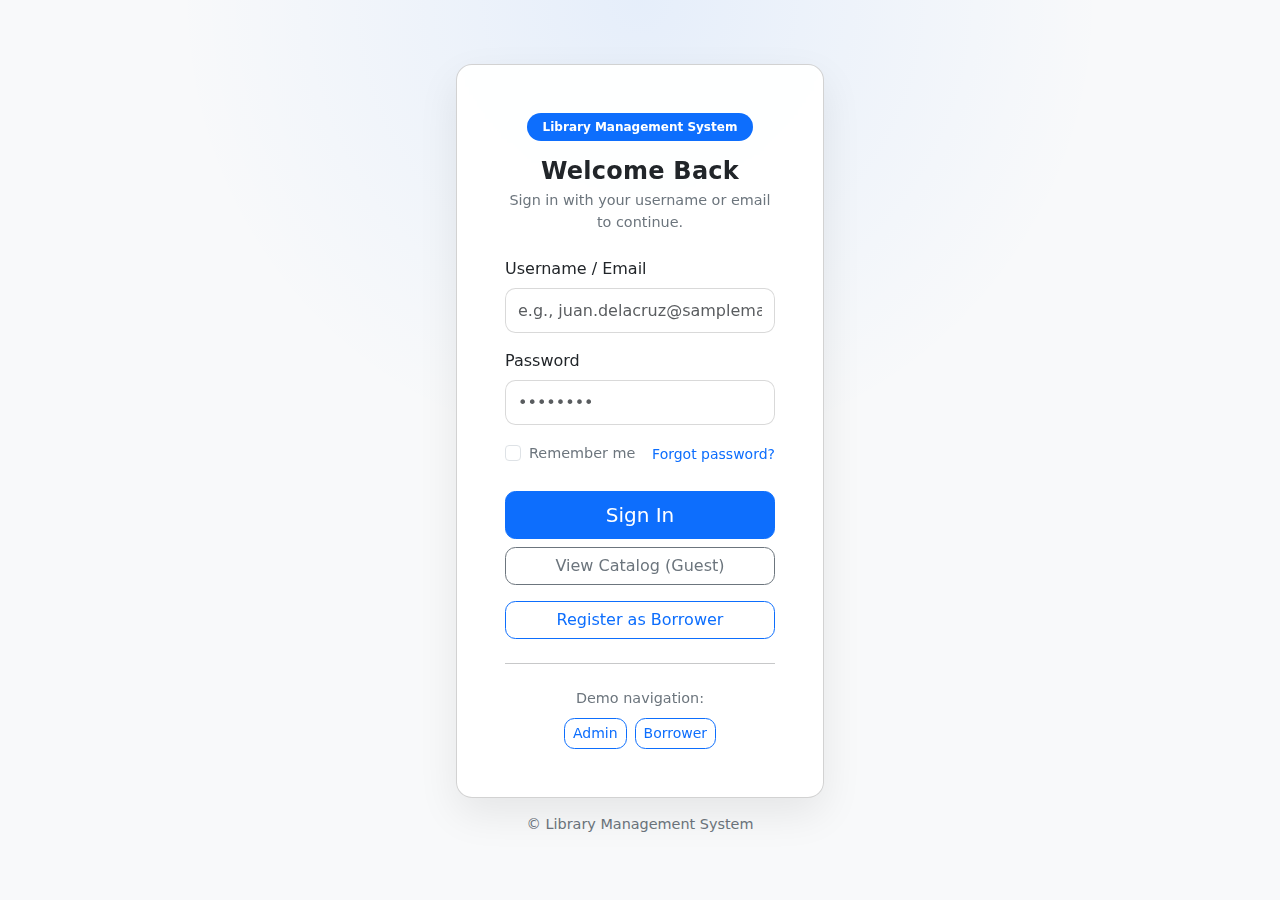
<file: index.html>
<!doctype html>
<html lang="en"><head>
  <meta charset="utf-8">
  <meta http-equiv="refresh" content="0; url=pages/login.html">
  <link rel="canonical" href="pages/login.html">
</head><body></body></html>
</file>
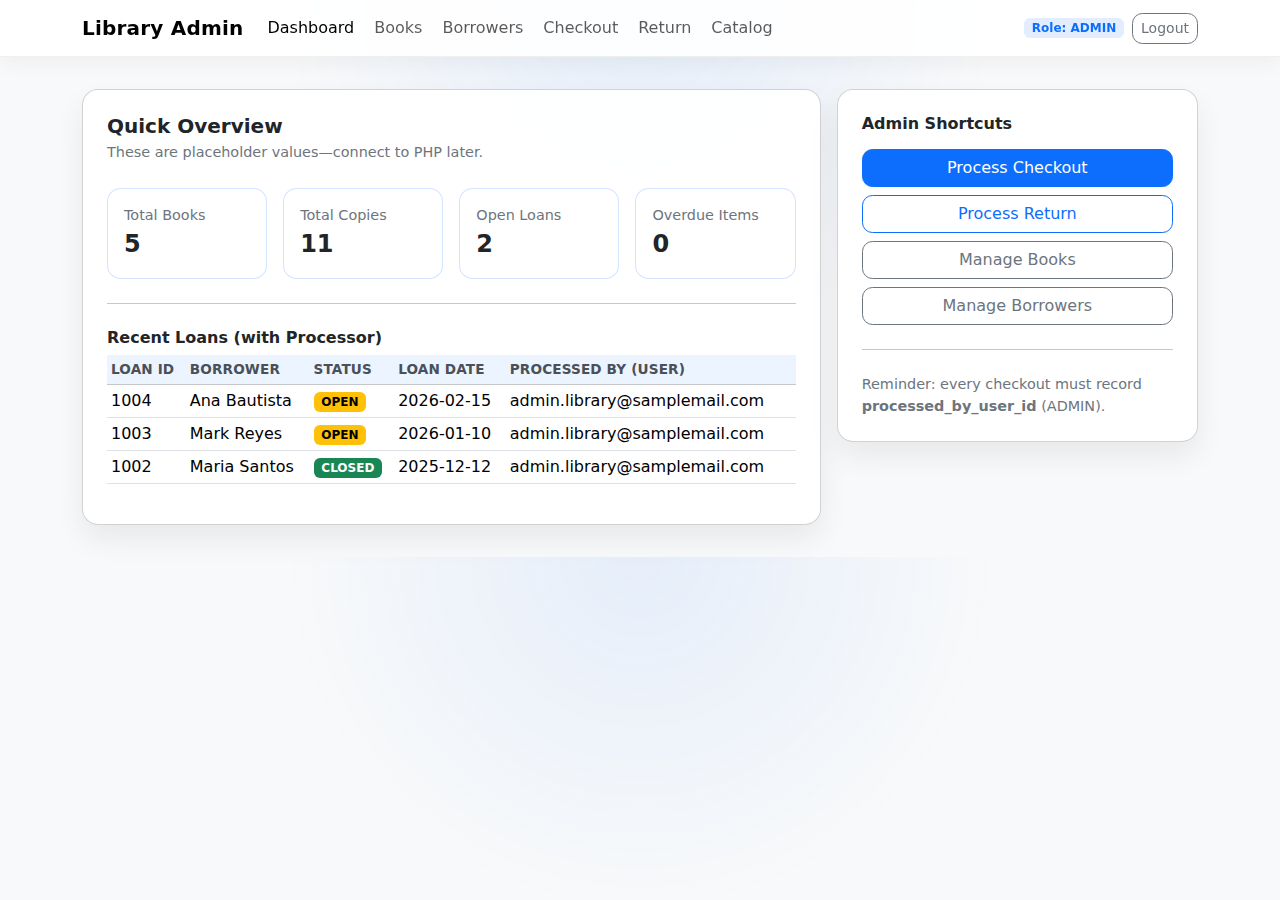
<file: pages/admin-dashboard.html>
<!doctype html>
<html lang="en">
<head>
  <meta charset="utf-8" />
  <meta name="viewport" content="width=device-width, initial-scale=1" />
  <title>Admin Dashboard — Library</title>
  <link rel="stylesheet" href="https://cdn.jsdelivr.net/npm/bootstrap@5.3.3/dist/css/bootstrap.min.css">
  <link rel="stylesheet" href="../assets/css/style.css">
</head>
<body>
<nav class="navbar navbar-expand-lg bg-white border-bottom sticky-top">
  <div class="container">
    <a class="navbar-brand fw-semibold" href="admin-dashboard.html">Library Admin</a>
    <button class="navbar-toggler" type="button" data-bs-toggle="collapse" data-bs-target="#navAdmin">
      <span class="navbar-toggler-icon"></span>
    </button>
    <div id="navAdmin" class="collapse navbar-collapse">
      <ul class="navbar-nav me-auto gap-lg-1">
        <li class="nav-item"><a class="nav-link active" href="admin-dashboard.html">Dashboard</a></li>
        <li class="nav-item"><a class="nav-link" href="books.html">Books</a></li>
        <li class="nav-item"><a class="nav-link" href="borrowers.html">Borrowers</a></li>
        <li class="nav-item"><a class="nav-link" href="checkout.html">Checkout</a></li>
        <li class="nav-item"><a class="nav-link" href="return.html">Return</a></li>
        <li class="nav-item"><a class="nav-link" href="catalog.html">Catalog</a></li>
      </ul>
      <div class="d-flex align-items-center gap-2">
        <span class="badge badge-soft">Role: ADMIN</span>
        <a class="btn btn-sm btn-outline-secondary" href="login.html">Logout</a>
      </div>
    </div>
  </div>
</nav>

<main class="container py-4">
  <div class="row g-3">
    <div class="col-12 col-lg-8">
      <div class="card p-4">
        <h5 class="mb-1">Quick Overview</h5>
        <p class="small-muted mb-4">These are placeholder values—connect to PHP later.</p>

        <div class="row g-3">
          <div class="col-6 col-md-3">
            <div class="border rounded p-3 bg-white">
              <div class="small-muted">Total Books</div>
              <div class="fs-4 fw-semibold">5</div>
            </div>
          </div>
          <div class="col-6 col-md-3">
            <div class="border rounded p-3 bg-white">
              <div class="small-muted">Total Copies</div>
              <div class="fs-4 fw-semibold">11</div>
            </div>
          </div>
          <div class="col-6 col-md-3">
            <div class="border rounded p-3 bg-white">
              <div class="small-muted">Open Loans</div>
              <div class="fs-4 fw-semibold">2</div>
            </div>
          </div>
          <div class="col-6 col-md-3">
            <div class="border rounded p-3 bg-white">
              <div class="small-muted">Overdue Items</div>
              <div class="fs-4 fw-semibold">0</div>
            </div>
          </div>
        </div>

        <hr class="my-4">

        <h6 class="mb-2">Recent Loans (with Processor)</h6>
        <div class="table-responsive">
          <table class="table table-sm align-middle">
            <thead class="table-light">
              <tr>
                <th>Loan ID</th>
                <th>Borrower</th>
                <th>Status</th>
                <th>Loan Date</th>
                <th>Processed By (User)</th>
              </tr>
            </thead>
            <tbody>
              <tr>
                <td>1004</td>
                <td>Ana Bautista</td>
                <td><span class="badge text-bg-warning">OPEN</span></td>
                <td>2026-02-15</td>
                <td>admin.library@samplemail.com</td>
              </tr>
              <tr>
                <td>1003</td>
                <td>Mark Reyes</td>
                <td><span class="badge text-bg-warning">OPEN</span></td>
                <td>2026-01-10</td>
                <td>admin.library@samplemail.com</td>
              </tr>
              <tr>
                <td>1002</td>
                <td>Maria Santos</td>
                <td><span class="badge text-bg-success">CLOSED</span></td>
                <td>2025-12-12</td>
                <td>admin.library@samplemail.com</td>
              </tr>
            </tbody>
          </table>
        </div>

      </div>
    </div>

    <div class="col-12 col-lg-4">
      <div class="card p-4">
        <h6 class="mb-3">Admin Shortcuts</h6>
        <div class="d-grid gap-2">
          <a class="btn btn-primary" href="checkout.html">Process Checkout</a>
          <a class="btn btn-outline-primary" href="return.html">Process Return</a>
          <a class="btn btn-outline-secondary" href="books.html">Manage Books</a>
          <a class="btn btn-outline-secondary" href="borrowers.html">Manage Borrowers</a>
        </div>
        <hr class="my-4">
        <div class="small-muted">
          Reminder: every checkout must record <b>processed_by_user_id</b> (ADMIN).
        </div>
      </div>
    </div>
  </div>
</main>

<script src="https://cdn.jsdelivr.net/npm/bootstrap@5.3.3/dist/js/bootstrap.bundle.min.js"></script>
</body>
</html>
</file>
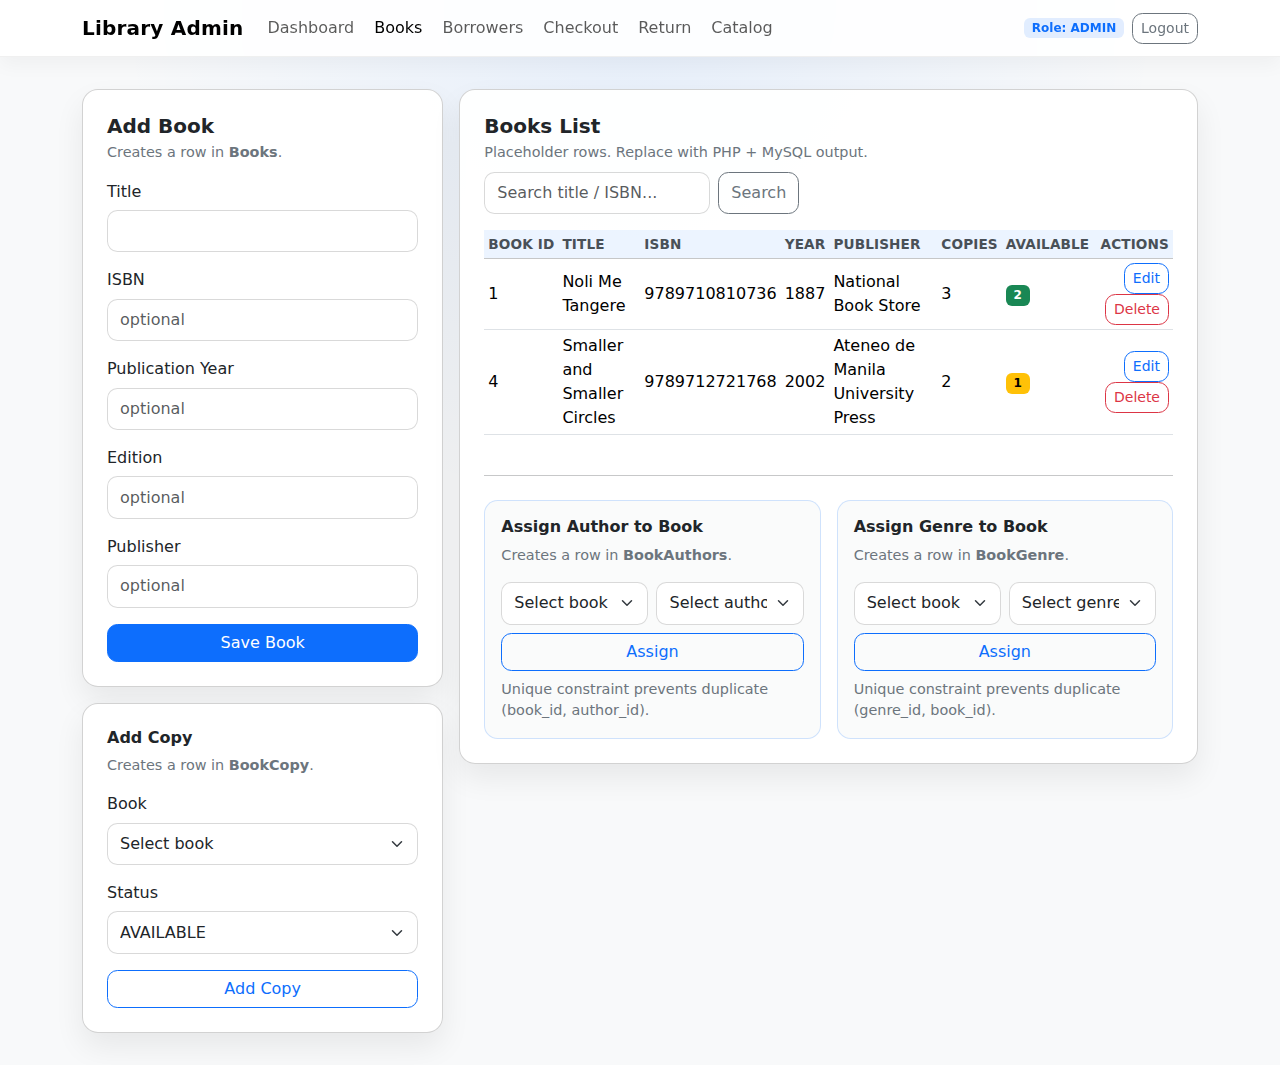
<file: pages/books.html>
<!doctype html>
<html lang="en">
<head>
  <meta charset="utf-8" />
  <meta name="viewport" content="width=device-width, initial-scale=1" />
  <title>Books — Admin</title>
  <link rel="stylesheet" href="https://cdn.jsdelivr.net/npm/bootstrap@5.3.3/dist/css/bootstrap.min.css">
  <link rel="stylesheet" href="../assets/css/style.css">
</head>
<body>
<nav class="navbar navbar-expand-lg bg-white border-bottom sticky-top">
  <div class="container">
    <a class="navbar-brand fw-semibold" href="admin-dashboard.html">Library Admin</a>
    <button class="navbar-toggler" type="button" data-bs-toggle="collapse" data-bs-target="#navBooks">
      <span class="navbar-toggler-icon"></span>
    </button>
    <div id="navBooks" class="collapse navbar-collapse">
      <ul class="navbar-nav me-auto gap-lg-1">
        <li class="nav-item"><a class="nav-link" href="admin-dashboard.html">Dashboard</a></li>
        <li class="nav-item"><a class="nav-link active" href="books.html">Books</a></li>
        <li class="nav-item"><a class="nav-link" href="borrowers.html">Borrowers</a></li>
        <li class="nav-item"><a class="nav-link" href="checkout.html">Checkout</a></li>
        <li class="nav-item"><a class="nav-link" href="return.html">Return</a></li>
        <li class="nav-item"><a class="nav-link" href="catalog.html">Catalog</a></li>
      </ul>
      <div class="d-flex align-items-center gap-2">
        <span class="badge badge-soft">Role: ADMIN</span>
        <a class="btn btn-sm btn-outline-secondary" href="login.html">Logout</a>
      </div>
    </div>
  </div>
</nav>

<main class="container py-4">
  <div class="row g-3">
    <div class="col-12 col-lg-4">
      <div class="card p-4">
        <h5 class="mb-1">Add Book</h5>
        <p class="small-muted mb-3">Creates a row in <b>Books</b>.</p>

        <!-- Later in PHP: action="../php/books/create.php" method="POST" -->
        <form action="#" method="POST">
          <div class="mb-3">
            <label class="form-label">Title</label>
            <input class="form-control" name="book_title" required>
          </div>
          <div class="mb-3">
            <label class="form-label">ISBN</label>
            <input class="form-control" name="book_isbn" placeholder="optional">
          </div>
          <div class="mb-3">
            <label class="form-label">Publication Year</label>
            <input class="form-control" name="book_publication_year" type="number" min="1500" max="2100" placeholder="optional">
          </div>
          <div class="mb-3">
            <label class="form-label">Edition</label>
            <input class="form-control" name="book_edition" placeholder="optional">
          </div>
          <div class="mb-3">
            <label class="form-label">Publisher</label>
            <input class="form-control" name="book_publisher" placeholder="optional">
          </div>
          <button class="btn btn-primary w-100" type="submit">Save Book</button>
        </form>
      </div>

      <div class="card p-4 mt-3">
        <h6 class="mb-2">Add Copy</h6>
        <p class="small-muted mb-3">Creates a row in <b>BookCopy</b>.</p>
        <!-- Later in PHP: action="../php/copies/create.php" method="POST" -->
        <form action="#" method="POST">
          <div class="mb-3">
            <label class="form-label">Book</label>
            <select class="form-select" name="book_id" required>
              <option value="">Select book</option>
              <option value="1">Noli Me Tangere</option>
              <option value="2">El Filibusterismo</option>
              <option value="3">Mga Ibong Mandaragit</option>
              <option value="4">Smaller and Smaller Circles</option>
              <option value="5">Dekada ’70</option>
            </select>
          </div>
          <div class="mb-3">
            <label class="form-label">Status</label>
            <select class="form-select" name="status" required>
              <option value="AVAILABLE">AVAILABLE</option>
              <option value="ON_LOAN">ON_LOAN</option>
              <option value="LOST">LOST</option>
              <option value="DAMAGED">DAMAGED</option>
              <option value="REPAIR">REPAIR</option>
            </select>
          </div>
          <button class="btn btn-outline-primary w-100" type="submit">Add Copy</button>
        </form>
      </div>
    </div>

    <div class="col-12 col-lg-8">
      <div class="card p-4">
        <div class="d-flex flex-wrap gap-2 justify-content-between align-items-end mb-3">
          <div>
            <h5 class="mb-1">Books List</h5>
            <div class="small-muted">Placeholder rows. Replace with PHP + MySQL output.</div>
          </div>
          <div class="d-flex gap-2">
            <input class="form-control" style="max-width: 260px;" placeholder="Search title / ISBN...">
            <button class="btn btn-outline-secondary">Search</button>
          </div>
        </div>

        <div class="table-responsive">
          <table class="table table-sm align-middle">
            <thead class="table-light">
              <tr>
                <th>Book ID</th>
                <th>Title</th>
                <th>ISBN</th>
                <th>Year</th>
                <th>Publisher</th>
                <th>Copies</th>
                <th>Available</th>
                <th class="text-end">Actions</th>
              </tr>
            </thead>
            <tbody>
              <tr>
                <td>1</td>
                <td>Noli Me Tangere</td>
                <td>9789710810736</td>
                <td>1887</td>
                <td>National Book Store</td>
                <td>3</td>
                <td><span class="badge text-bg-success">2</span></td>
                <td class="text-end">
                  <button class="btn btn-sm btn-outline-primary" data-bs-toggle="modal" data-bs-target="#editBookModal">Edit</button>
                  <button class="btn btn-sm btn-outline-danger">Delete</button>
                </td>
              </tr>
              <tr>
                <td>4</td>
                <td>Smaller and Smaller Circles</td>
                <td>9789712721768</td>
                <td>2002</td>
                <td>Ateneo de Manila University Press</td>
                <td>2</td>
                <td><span class="badge text-bg-warning">1</span></td>
                <td class="text-end">
                  <button class="btn btn-sm btn-outline-primary" data-bs-toggle="modal" data-bs-target="#editBookModal">Edit</button>
                  <button class="btn btn-sm btn-outline-danger">Delete</button>
                </td>
              </tr>
            </tbody>
          </table>
        </div>

        <hr class="my-4">

        <div class="row g-3">
          <div class="col-12 col-lg-6">
            <div class="border rounded p-3">
              <h6 class="mb-2">Assign Author to Book</h6>
              <p class="small-muted mb-3">Creates a row in <b>BookAuthors</b>.</p>
              <!-- Later in PHP: action="../php/bookauthors/create.php" method="POST" -->
              <form action="#" method="POST" class="row g-2">
                <div class="col-12 col-md-6">
                  <select class="form-select" name="book_id" required>
                    <option value="">Select book</option>
                    <option value="1">Noli Me Tangere</option>
                    <option value="2">El Filibusterismo</option>
                  </select>
                </div>
                <div class="col-12 col-md-6">
                  <select class="form-select" name="author_id" required>
                    <option value="">Select author</option>
                    <option value="1">Jose Rizal</option>
                    <option value="2">Amado Hernandez</option>
                    <option value="3">F. H. Batacan</option>
                  </select>
                </div>
                <div class="col-12">
                  <button class="btn btn-outline-primary w-100" type="submit">Assign</button>
                </div>
              </form>
              <div class="small-muted mt-2">Unique constraint prevents duplicate (book_id, author_id).</div>
            </div>
          </div>

          <div class="col-12 col-lg-6">
            <div class="border rounded p-3">
              <h6 class="mb-2">Assign Genre to Book</h6>
              <p class="small-muted mb-3">Creates a row in <b>BookGenre</b>.</p>
              <!-- Later in PHP: action="../php/bookgenre/create.php" method="POST" -->
              <form action="#" method="POST" class="row g-2">
                <div class="col-12 col-md-6">
                  <select class="form-select" name="book_id" required>
                    <option value="">Select book</option>
                    <option value="1">Noli Me Tangere</option>
                    <option value="2">El Filibusterismo</option>
                  </select>
                </div>
                <div class="col-12 col-md-6">
                  <select class="form-select" name="genre_id" required>
                    <option value="">Select genre</option>
                    <option value="1">Classic</option>
                    <option value="5">Philippine Literature</option>
                  </select>
                </div>
                <div class="col-12">
                  <button class="btn btn-outline-primary w-100" type="submit">Assign</button>
                </div>
              </form>
              <div class="small-muted mt-2">Unique constraint prevents duplicate (genre_id, book_id).</div>
            </div>
          </div>
        </div>

      </div>
    </div>
  </div>
</main>

<!-- Edit Book Modal (UI only) -->
<div class="modal fade" id="editBookModal" tabindex="-1" aria-hidden="true">
  <div class="modal-dialog">
    <div class="modal-content">
      <div class="modal-header">
        <h5 class="modal-title">Edit Book</h5>
        <button type="button" class="btn-close" data-bs-dismiss="modal"></button>
      </div>
      <div class="modal-body">
        <!-- Later in PHP: load existing values -->
        <form action="#" method="POST">
          <div class="mb-3">
            <label class="form-label">Title</label>
            <input class="form-control" value="Noli Me Tangere">
          </div>
          <div class="mb-3">
            <label class="form-label">ISBN</label>
            <input class="form-control" value="9789710810736">
          </div>
          <div class="mb-3">
            <label class="form-label">Publisher</label>
            <input class="form-control" value="National Book Store">
          </div>
          <button class="btn btn-primary w-100" type="button">Save Changes</button>
        </form>
      </div>
    </div>
  </div>
</div>

<script src="https://cdn.jsdelivr.net/npm/bootstrap@5.3.3/dist/js/bootstrap.bundle.min.js"></script>
</body>
</html>
</file>
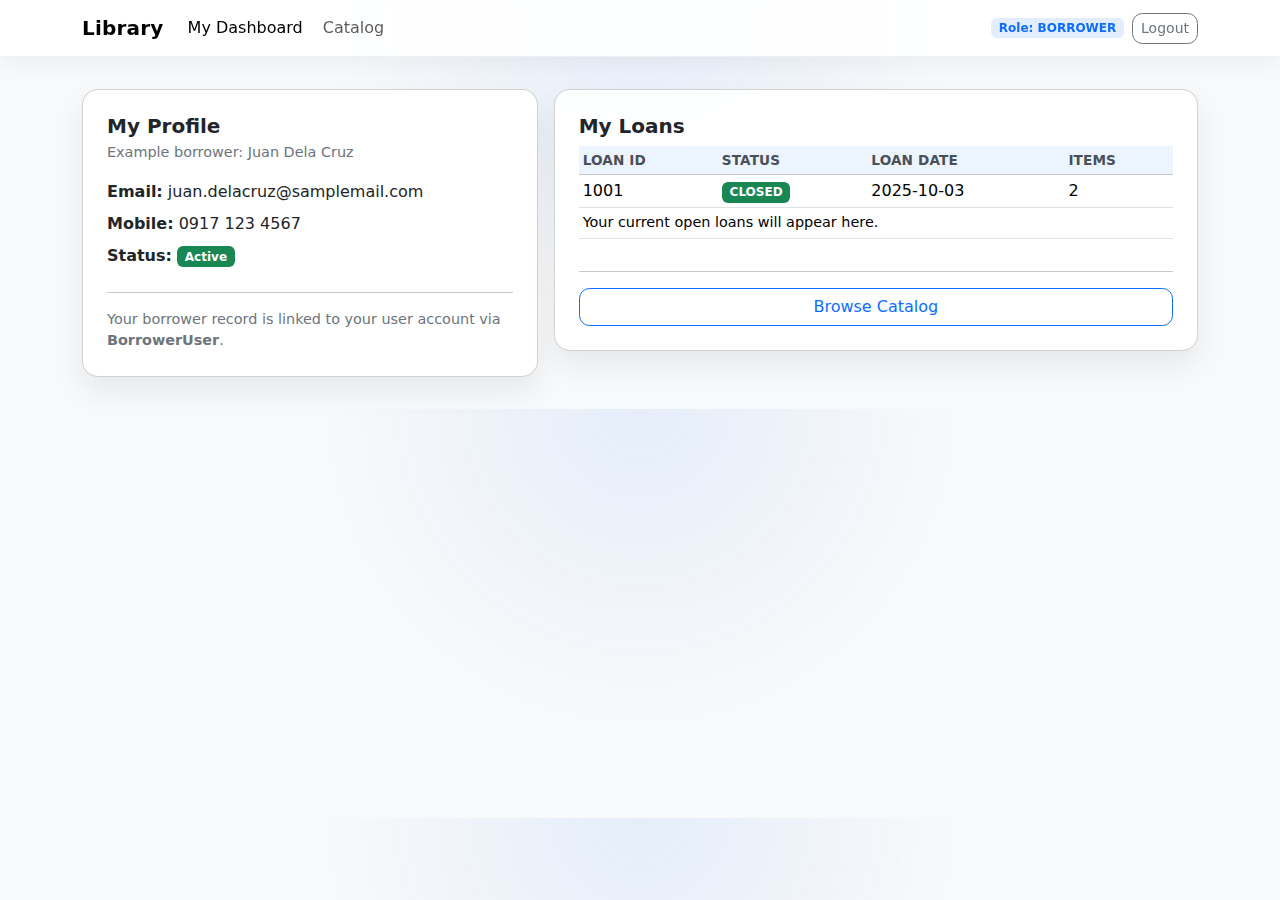
<file: pages/borrower-dashboard.html>
<!doctype html>
<html lang="en">
<head>
  <meta charset="utf-8" />
  <meta name="viewport" content="width=device-width, initial-scale=1" />
  <title>Borrower Dashboard — Library</title>
  <link rel="stylesheet" href="https://cdn.jsdelivr.net/npm/bootstrap@5.3.3/dist/css/bootstrap.min.css">
  <link rel="stylesheet" href="../assets/css/style.css">
</head>
<body>
<nav class="navbar navbar-expand-lg bg-white border-bottom sticky-top">
  <div class="container">
    <a class="navbar-brand fw-semibold" href="borrower-dashboard.html">Library</a>
    <button class="navbar-toggler" type="button" data-bs-toggle="collapse" data-bs-target="#navBorrower">
      <span class="navbar-toggler-icon"></span>
    </button>
    <div id="navBorrower" class="collapse navbar-collapse">
      <ul class="navbar-nav me-auto gap-lg-1">
        <li class="nav-item"><a class="nav-link active" href="borrower-dashboard.html">My Dashboard</a></li>
        <li class="nav-item"><a class="nav-link" href="catalog.html">Catalog</a></li>
      </ul>
      <div class="d-flex align-items-center gap-2">
        <span class="badge badge-soft">Role: BORROWER</span>
        <a class="btn btn-sm btn-outline-secondary" href="login.html">Logout</a>
      </div>
    </div>
  </div>
</nav>

<main class="container py-4">
  <div class="row g-3">
    <div class="col-12 col-lg-5">
      <div class="card p-4">
        <h5 class="mb-1">My Profile</h5>
        <p class="small-muted mb-3">Example borrower: Juan Dela Cruz</p>

        <div class="mb-2"><b>Email:</b> juan.delacruz@samplemail.com</div>
        <div class="mb-2"><b>Mobile:</b> 0917 123 4567</div>
        <div class="mb-2"><b>Status:</b> <span class="badge text-bg-success">Active</span></div>

        <hr class="my-3">
        <div class="small-muted">
          Your borrower record is linked to your user account via <b>BorrowerUser</b>.
        </div>
      </div>
    </div>

    <div class="col-12 col-lg-7">
      <div class="card p-4">
        <h5 class="mb-2">My Loans</h5>
        <div class="table-responsive">
          <table class="table table-sm align-middle">
            <thead class="table-light">
              <tr>
                <th>Loan ID</th>
                <th>Status</th>
                <th>Loan Date</th>
                <th>Items</th>
              </tr>
            </thead>
            <tbody>
              <tr>
                <td>1001</td>
                <td><span class="badge text-bg-success">CLOSED</span></td>
                <td>2025-10-03</td>
                <td>2</td>
              </tr>
              <tr>
                <td class="small-muted" colspan="4">Your current open loans will appear here.</td>
              </tr>
            </tbody>
          </table>
        </div>

        <hr class="my-3">
        <a class="btn btn-outline-primary" href="catalog.html">Browse Catalog</a>
      </div>
    </div>
  </div>
</main>

<script src="https://cdn.jsdelivr.net/npm/bootstrap@5.3.3/dist/js/bootstrap.bundle.min.js"></script>
</body>
</html>
</file>
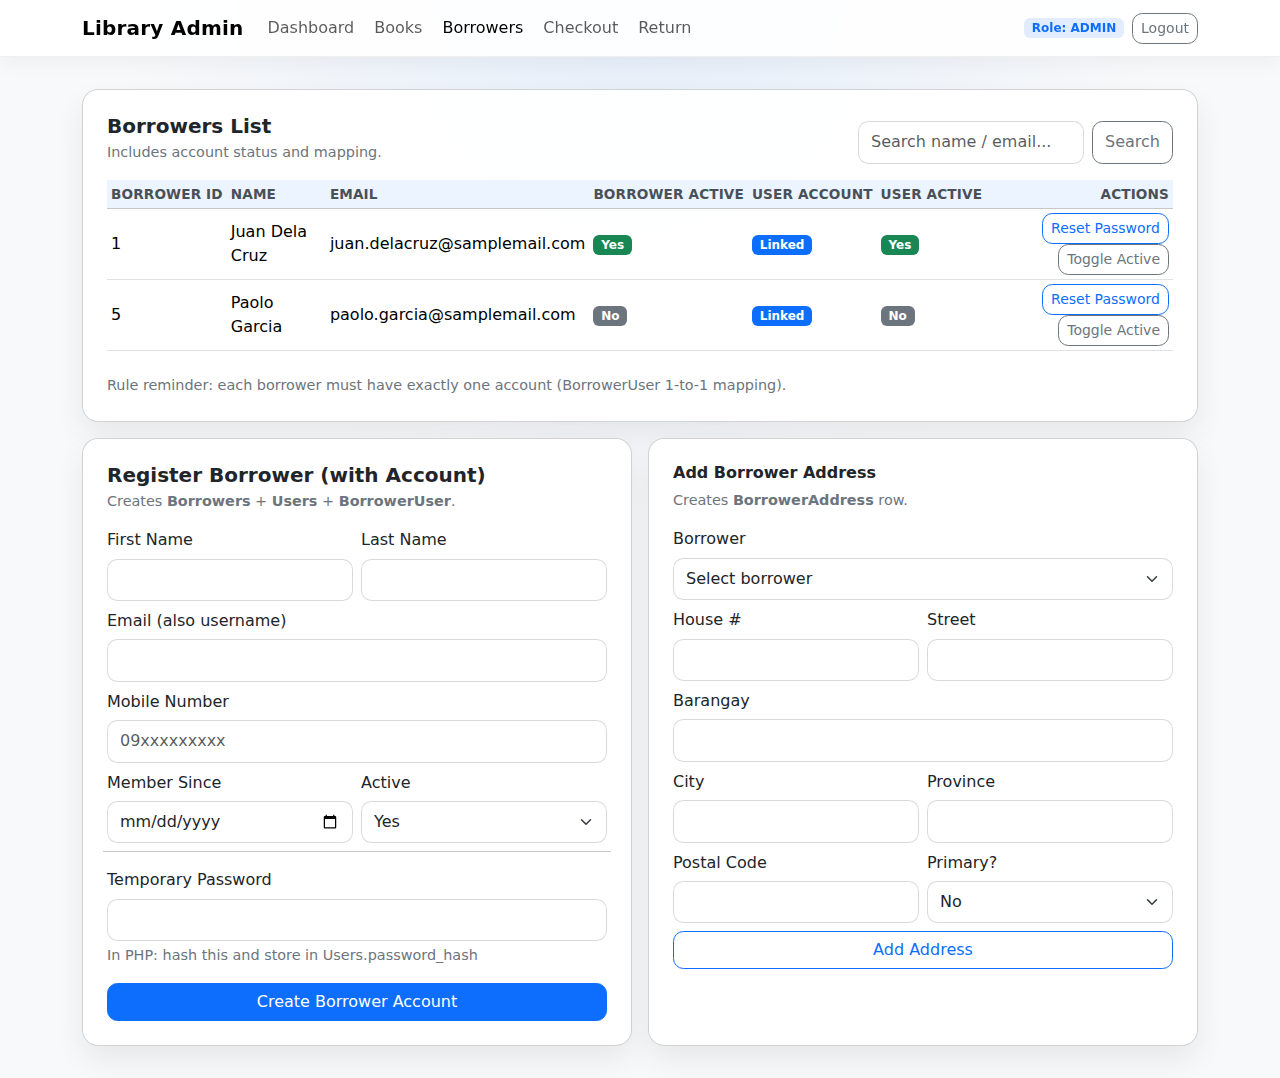
<file: pages/borrowers.html>
<!doctype html>
<html lang="en">
<head>
  <meta charset="utf-8" />
  <meta name="viewport" content="width=device-width, initial-scale=1" />
  <title>Borrowers — Admin</title>
  <link rel="stylesheet" href="https://cdn.jsdelivr.net/npm/bootstrap@5.3.3/dist/css/bootstrap.min.css">
  <link rel="stylesheet" href="../assets/css/style.css">
</head>
<body>
<nav class="navbar navbar-expand-lg bg-white border-bottom sticky-top">
  <div class="container">
    <a class="navbar-brand fw-semibold" href="admin-dashboard.html">Library Admin</a>
    <button class="navbar-toggler" type="button" data-bs-toggle="collapse" data-bs-target="#navBorrowersAdmin">
      <span class="navbar-toggler-icon"></span>
    </button>
    <div id="navBorrowersAdmin" class="collapse navbar-collapse">
      <ul class="navbar-nav me-auto gap-lg-1">
        <li class="nav-item"><a class="nav-link" href="admin-dashboard.html">Dashboard</a></li>
        <li class="nav-item"><a class="nav-link" href="books.html">Books</a></li>
        <li class="nav-item"><a class="nav-link active" href="borrowers.html">Borrowers</a></li>
        <li class="nav-item"><a class="nav-link" href="checkout.html">Checkout</a></li>
        <li class="nav-item"><a class="nav-link" href="return.html">Return</a></li>
      </ul>
      <div class="d-flex align-items-center gap-2">
        <span class="badge badge-soft">Role: ADMIN</span>
        <a class="btn btn-sm btn-outline-secondary" href="login.html">Logout</a>
      </div>
    </div>
  </div>
</nav>

<main class="container py-4">
  <div class="row g-3">
    <div class="col-12 col-lg-12">
      <div class="card p-4">
        <div class="d-flex flex-wrap gap-2 justify-content-between align-items-end mb-3">
          <div>
            <h5 class="mb-1">Borrowers List</h5>
            <div class="small-muted">Includes account status and mapping.</div>
          </div>
          <div class="d-flex gap-2">
            <input class="form-control" style="max-width: 260px;" placeholder="Search name / email...">
            <button class="btn btn-outline-secondary">Search</button>
          </div>
        </div>

        <div class="table-responsive">
          <table class="table table-sm align-middle">
            <thead class="table-light">
              <tr>
                <th>Borrower ID</th>
                <th>Name</th>
                <th>Email</th>
                <th>Borrower Active</th>
                <th>User Account</th>
                <th>User Active</th>
                <th class="text-end">Actions</th>
              </tr>
            </thead>
            <tbody>
              <tr>
                <td>1</td>
                <td>Juan Dela Cruz</td>
                <td>juan.delacruz@samplemail.com</td>
                <td><span class="badge text-bg-success">Yes</span></td>
                <td><span class="badge text-bg-primary">Linked</span></td>
                <td><span class="badge text-bg-success">Yes</span></td>
                <td class="text-end">
                  <button class="btn btn-sm btn-outline-primary" data-bs-toggle="modal" data-bs-target="#resetPassModal">Reset Password</button>
                  <button class="btn btn-sm btn-outline-secondary">Toggle Active</button>
                </td>
              </tr>
              <tr>
                <td>5</td>
                <td>Paolo Garcia</td>
                <td>paolo.garcia@samplemail.com</td>
                <td><span class="badge text-bg-secondary">No</span></td>
                <td><span class="badge text-bg-primary">Linked</span></td>
                <td><span class="badge text-bg-secondary">No</span></td>
                <td class="text-end">
                  <button class="btn btn-sm btn-outline-primary" data-bs-toggle="modal" data-bs-target="#resetPassModal">Reset Password</button>
                  <button class="btn btn-sm btn-outline-secondary">Toggle Active</button>
                </td>
              </tr>
            </tbody>
          </table>
        </div>

        <div class="small-muted mt-2">
          Rule reminder: each borrower must have exactly one account (BorrowerUser 1-to-1 mapping).
        </div>
      </div>
    </div>
    <div class="col-12">
      <div class="row g-3">
        <div class="col-12 col-lg-6">
          <div class="card p-4 h-100">
            <h5 class="mb-1">Register Borrower (with Account)</h5>
            <p class="small-muted mb-3">Creates <b>Borrowers</b> + <b>Users</b> + <b>BorrowerUser</b>.</p>

            <!-- Later in PHP: action="../php/borrowers/register.php" method="POST" -->
            <form action="#" method="POST">
              <div class="row g-2">
                <div class="col-12 col-md-6">
                  <label class="form-label">First Name</label>
                  <input class="form-control" name="borrower_firstname" required>
                </div>
                <div class="col-12 col-md-6">
                  <label class="form-label">Last Name</label>
                  <input class="form-control" name="borrower_lastname" required>
                </div>
                <div class="col-12">
                  <label class="form-label">Email (also username)</label>
                  <input class="form-control" name="borrower_email" type="email" required>
                </div>
                <div class="col-12">
                  <label class="form-label">Mobile Number</label>
                  <input class="form-control" name="borrower_phone_number" placeholder="09xxxxxxxxx" required>
                </div>
                <div class="col-12 col-md-6">
                  <label class="form-label">Member Since</label>
                  <input class="form-control" name="borrower_member_since" type="date" required>
                </div>
                <div class="col-12 col-md-6">
                  <label class="form-label">Active</label>
                  <select class="form-select" name="is_active">
                    <option value="1" selected>Yes</option>
                    <option value="0">No</option>
                  </select>
                </div>

                <hr class="my-2">

                <div class="col-12">
                  <label class="form-label">Temporary Password</label>
                  <input class="form-control" name="temp_password" type="password" required>
                  <div class="small-muted mt-1">In PHP: hash this and store in Users.password_hash</div>
                </div>
              </div>

              <button class="btn btn-primary w-100 mt-3" type="submit">Create Borrower Account</button>
            </form>
          </div>
        </div>

        <div class="col-12 col-lg-6">
          <div class="card p-4 h-100">
            <h6 class="mb-2">Add Borrower Address</h6>
            <p class="small-muted mb-3">Creates <b>BorrowerAddress</b> row.</p>
            <!-- Later in PHP: action="../php/addresses/create.php" method="POST" -->
            <form action="#" method="POST" class="row g-2">
              <div class="col-12">
                <label class="form-label">Borrower</label>
                <select class="form-select" name="borrower_id" required>
                  <option value="">Select borrower</option>
                  <option value="1">Juan Dela Cruz</option>
                  <option value="2">Maria Santos</option>
                  <option value="3">Mark Reyes</option>
                  <option value="4">Ana Bautista</option>
                  <option value="6">Grace Mendoza</option>
                </select>
              </div>
              <div class="col-6">
                <label class="form-label">House #</label>
                <input class="form-control" name="ba_house_number">
              </div>
              <div class="col-6">
                <label class="form-label">Street</label>
                <input class="form-control" name="ba_street">
              </div>
              <div class="col-12">
                <label class="form-label">Barangay</label>
                <input class="form-control" name="ba_barangay">
              </div>
              <div class="col-6">
                <label class="form-label">City</label>
                <input class="form-control" name="ba_city">
              </div>
              <div class="col-6">
                <label class="form-label">Province</label>
                <input class="form-control" name="ba_province">
              </div>
              <div class="col-6">
                <label class="form-label">Postal Code</label>
                <input class="form-control" name="ba_postal_code">
              </div>
              <div class="col-6">
                <label class="form-label">Primary?</label>
                <select class="form-select" name="is_primary">
                  <option value="1">Yes</option>
                  <option value="0" selected>No</option>
                </select>
              </div>
              <div class="col-12">
                <button class="btn btn-outline-primary w-100" type="submit">Add Address</button>
              </div>
            </form>
          </div>
        </div>
      </div>
    </div>

    
  </div>
</main>

<!-- Reset Password Modal (UI only) -->
<div class="modal fade" id="resetPassModal" tabindex="-1" aria-hidden="true">
  <div class="modal-dialog">
    <div class="modal-content">
      <div class="modal-header">
        <h5 class="modal-title">Reset Password</h5>
        <button type="button" class="btn-close" data-bs-dismiss="modal"></button>
      </div>
      <div class="modal-body">
        <!-- Later in PHP: action="../php/users/reset_password.php" method="POST" -->
        <form action="#" method="POST">
          <div class="mb-3">
            <label class="form-label">User ID</label>
            <input class="form-control" type="number" value="2">
          </div>
          <div class="mb-3">
            <label class="form-label">New Temporary Password</label>
            <input class="form-control" type="password" placeholder="temporary password">
          </div>
          <button class="btn btn-primary w-100" type="button">Reset</button>
        </form>
        <div class="small-muted mt-2">In PHP: hash and update Users.password_hash.</div>
      </div>
    </div>
  </div>
</div>

<script src="https://cdn.jsdelivr.net/npm/bootstrap@5.3.3/dist/js/bootstrap.bundle.min.js"></script>
</body>
</html>
</file>
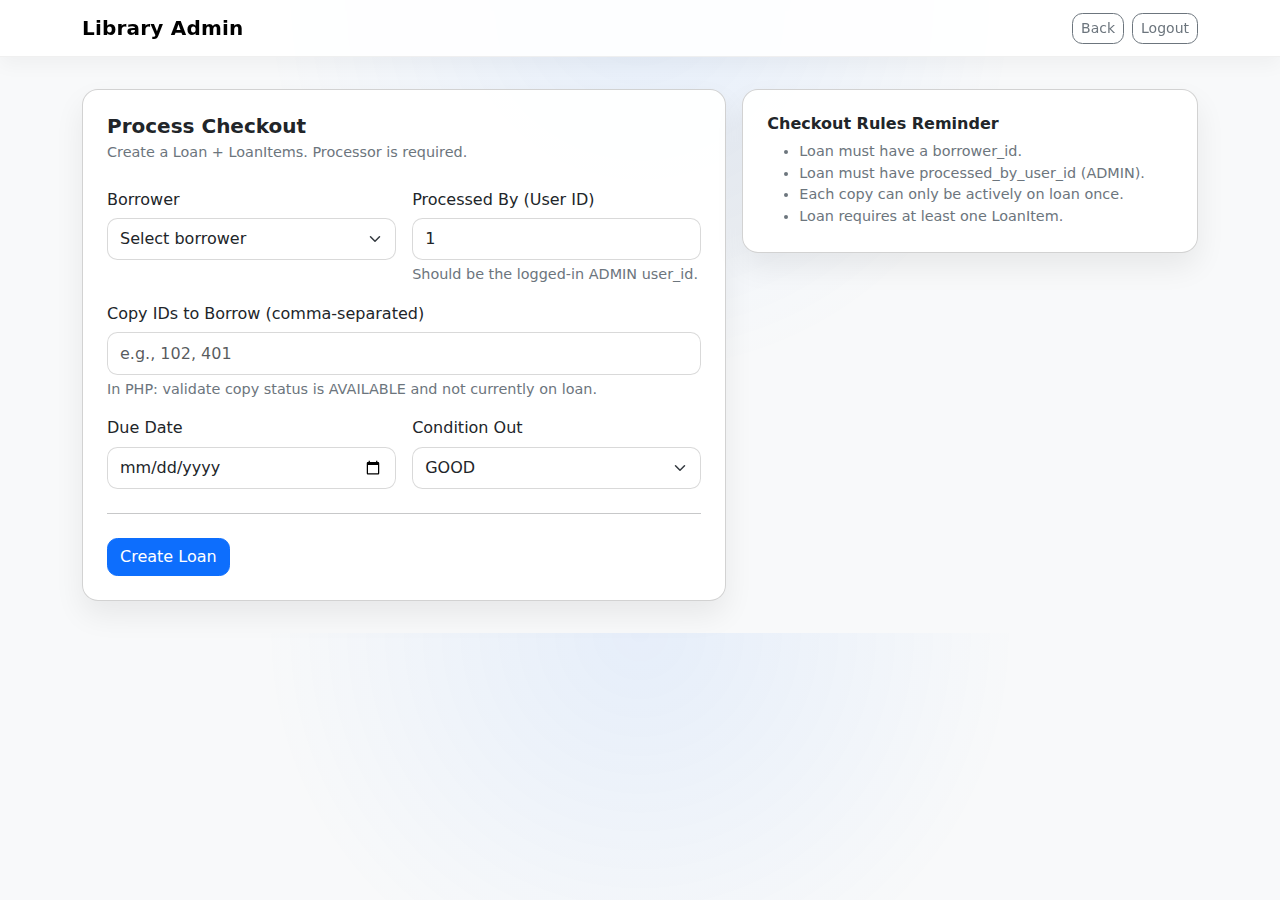
<file: pages/checkout.html>
<!doctype html>
<html lang="en">
<head>
  <meta charset="utf-8" />
  <meta name="viewport" content="width=device-width, initial-scale=1" />
  <title>Checkout — Admin</title>
  <link rel="stylesheet" href="https://cdn.jsdelivr.net/npm/bootstrap@5.3.3/dist/css/bootstrap.min.css">
  <link rel="stylesheet" href="../assets/css/style.css">
</head>
<body>
<nav class="navbar navbar-expand-lg bg-white border-bottom sticky-top">
  <div class="container">
    <a class="navbar-brand fw-semibold" href="admin-dashboard.html">Library Admin</a>
    <div class="ms-auto d-flex gap-2">
      <a class="btn btn-sm btn-outline-secondary" href="admin-dashboard.html">Back</a>
      <a class="btn btn-sm btn-outline-secondary" href="login.html">Logout</a>
    </div>
  </div>
</nav>

<main class="container py-4">
  <div class="row g-3">
    <div class="col-12 col-lg-7">
      <div class="card p-4">
        <h5 class="mb-1">Process Checkout</h5>
        <p class="small-muted mb-4">Create a Loan + LoanItems. Processor is required.</p>

        <!-- Later in PHP: action="../php/loans/create.php" method="POST" -->
        <form action="#" method="POST">
          <div class="row g-3">
            <div class="col-12 col-md-6">
              <label class="form-label">Borrower</label>
              <select class="form-select" name="borrower_id" required>
                <option value="">Select borrower</option>
                <option value="1">Juan Dela Cruz</option>
                <option value="2">Maria Santos</option>
                <option value="3">Mark Reyes</option>
                <option value="4">Ana Bautista</option>
                <option value="6">Grace Mendoza</option>
              </select>
            </div>

            <div class="col-12 col-md-6">
              <label class="form-label">Processed By (User ID)</label>
              <input class="form-control" name="processed_by_user_id" type="number" value="1" required>
              <div class="small-muted mt-1">Should be the logged-in ADMIN user_id.</div>
            </div>

            <div class="col-12">
              <label class="form-label">Copy IDs to Borrow (comma-separated)</label>
              <input class="form-control" name="copy_ids" placeholder="e.g., 102, 401" required>
              <div class="small-muted mt-1">In PHP: validate copy status is AVAILABLE and not currently on loan.</div>
            </div>

            <div class="col-12 col-md-6">
              <label class="form-label">Due Date</label>
              <input class="form-control" name="li_duedate" type="date" required>
            </div>

            <div class="col-12 col-md-6">
              <label class="form-label">Condition Out</label>
              <select class="form-select" name="condition_out" required>
                <option value="GOOD">GOOD</option>
                <option value="DAMAGED">DAMAGED</option>
              </select>
            </div>
          </div>

          <hr class="my-4">
          <button class="btn btn-primary" type="submit">Create Loan</button>
        </form>
      </div>
    </div>

    <div class="col-12 col-lg-5">
      <div class="card p-4">
        <h6 class="mb-2">Checkout Rules Reminder</h6>
        <ul class="small-muted mb-0">
          <li>Loan must have a borrower_id.</li>
          <li>Loan must have processed_by_user_id (ADMIN).</li>
          <li>Each copy can only be actively on loan once.</li>
          <li>Loan requires at least one LoanItem.</li>
        </ul>
      </div>
    </div>
  </div>
</main>

<script src="https://cdn.jsdelivr.net/npm/bootstrap@5.3.3/dist/js/bootstrap.bundle.min.js"></script>
</body>
</html>
</file>
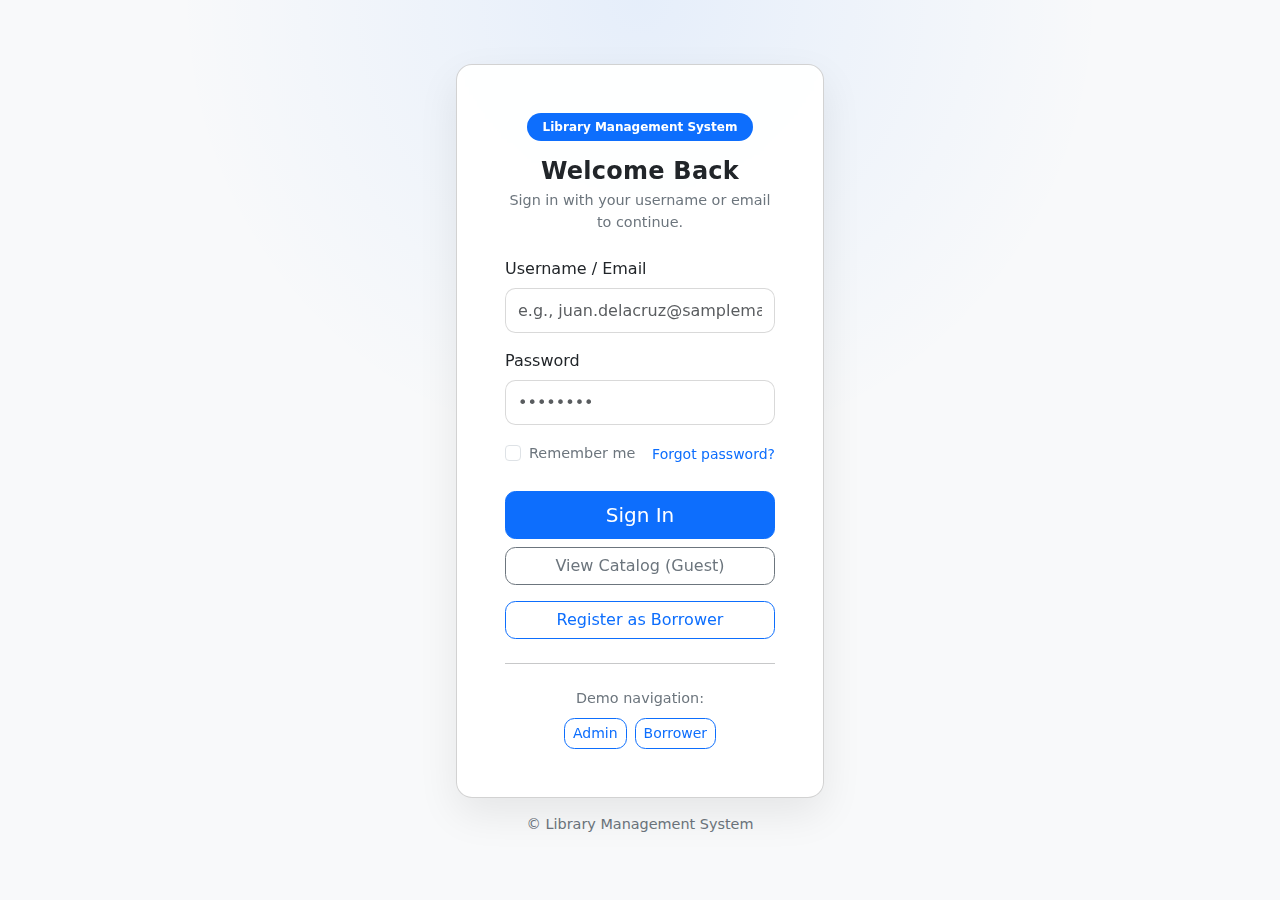
<file: pages/login.html>
<!doctype html>
<html lang="en">
<head>
  <meta charset="utf-8" />
  <meta name="viewport" content="width=device-width, initial-scale=1" />
  <title>Library System — Login</title>
  <link rel="stylesheet" href="https://cdn.jsdelivr.net/npm/bootstrap@5.3.3/dist/css/bootstrap.min.css">
  <link rel="stylesheet" href="../assets/css/style.css">
</head>
<body>
  <div class="container app-shell d-flex align-items-center justify-content-center py-4 login-shell">
    <div class="row w-100 justify-content-center">
      <div class="col-12 col-sm-10 col-md-8 col-lg-5 col-xl-4">
        <div class="card p-4 p-md-5 login-card">
          <div class="login-header text-center mb-4">
            <div class="badge rounded-pill text-bg-primary px-3 py-2 mb-3">Library Management System</div>
            <h4 class="mb-1 fw-semibold">Welcome Back</h4>
            <p class="small-muted mb-0">Sign in with your username or email to continue.</p>
          </div>

          <!-- Later in PHP: action="../php/auth/login.php" method="POST" -->
          <form action="#" method="POST">
            <div class="mb-3">
              <label class="form-label fw-medium">Username / Email</label>
              <input class="form-control" name="username" type="text" placeholder="e.g., juan.delacruz@samplemail.com" required>
            </div>
            <div class="mb-3">
              <label class="form-label fw-medium">Password</label>
              <input class="form-control" name="password" type="password" placeholder="••••••••" required>
            </div>

            <div class="d-flex justify-content-between align-items-center mb-4">
              <div class="form-check">
                <input class="form-check-input" type="checkbox" value="1" id="rememberMe">
                <label class="form-check-label small-muted" for="rememberMe">Remember me</label>
              </div>
              <a class="small text-decoration-none" href="#">Forgot password?</a>
            </div>

            <div class="d-grid gap-2">
              <button class="btn btn-primary btn-lg" type="submit">Sign In</button>
              <a class="btn btn-outline-secondary" href="catalog.html">View Catalog (Guest)</a>
            </div>

            <div class="d-grid gap-2 mt-3">
              <a class="btn btn-outline-primary" href="register-borrower.html">Register as Borrower</a>
            </div>

            <hr class="my-4">
            <div class="small-muted text-center">
              Demo navigation:
              <div class="mt-2 d-flex gap-2 flex-wrap justify-content-center">
                <a class="btn btn-sm btn-outline-primary" href="admin-dashboard.html">Admin</a>
                <a class="btn btn-sm btn-outline-primary" href="borrower-dashboard.html">Borrower</a>
              </div>
            </div>
          </form>
        </div>

        <div class="text-center mt-3 small-muted">
          © Library Management System
        </div>
      </div>
    </div>
  </div>
</body>
</html>
</file>
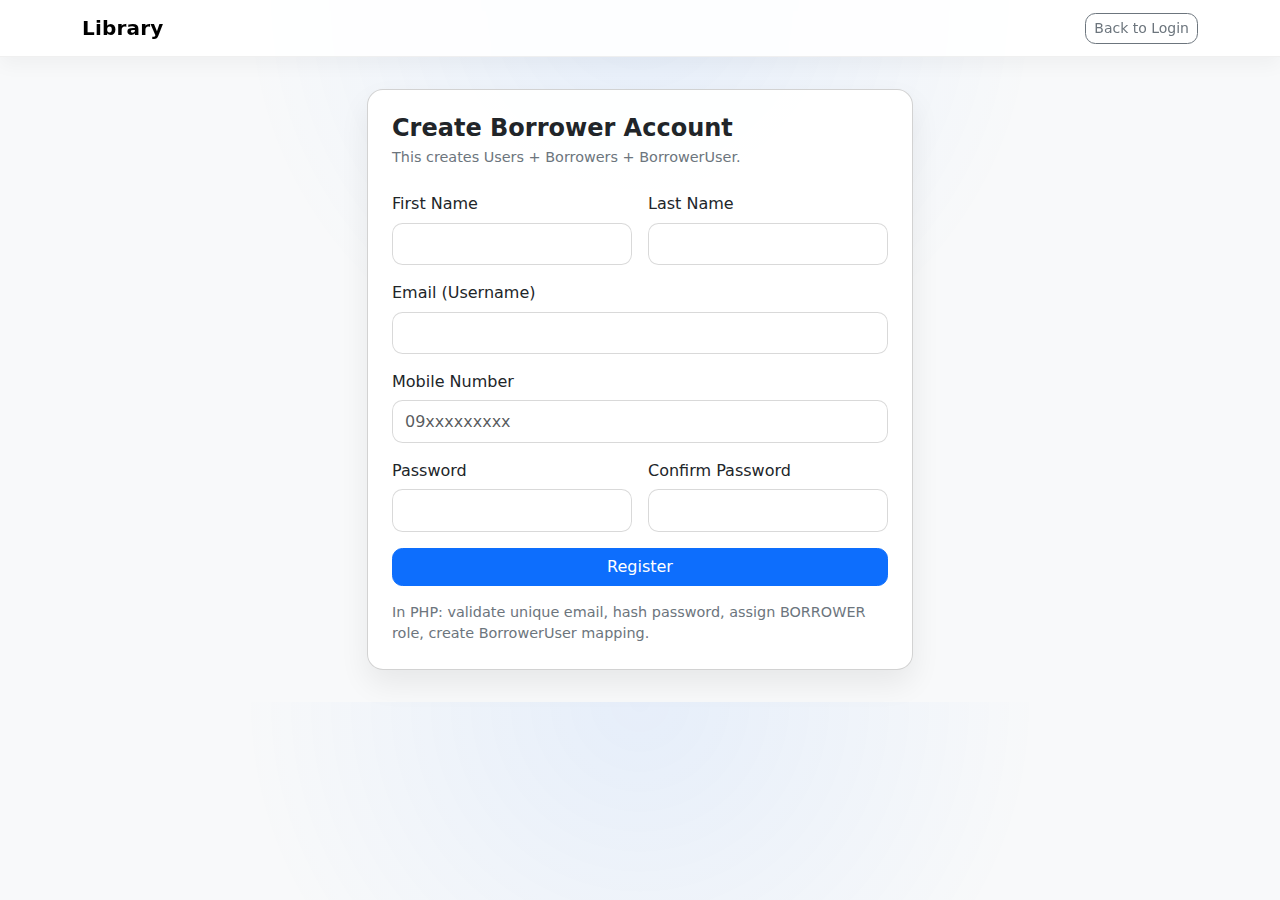
<file: pages/register-borrower.html>
<!doctype html>
<html lang="en">
<head>
  <meta charset="utf-8" />
  <meta name="viewport" content="width=device-width, initial-scale=1" />
  <title>Borrower Registration — Library</title>
  <link rel="stylesheet" href="https://cdn.jsdelivr.net/npm/bootstrap@5.3.3/dist/css/bootstrap.min.css">
  <link rel="stylesheet" href="../assets/css/style.css">
</head>
<body>
<nav class="navbar navbar-expand-lg bg-white border-bottom sticky-top">
  <div class="container">
    <a class="navbar-brand fw-semibold" href="login.html">Library</a>
    <div class="ms-auto">
      <a class="btn btn-sm btn-outline-secondary" href="login.html">Back to Login</a>
    </div>
  </div>
</nav>

<main class="container py-4">
  <div class="row justify-content-center">
    <div class="col-12 col-lg-6">
      <div class="card p-4">
        <h4 class="mb-1">Create Borrower Account</h4>
        <p class="small-muted mb-4">This creates Users + Borrowers + BorrowerUser.</p>

        <!-- Later in PHP: action="../php/auth/register_borrower.php" method="POST" -->
        <form action="#" method="POST" class="row g-3">
          <div class="col-12 col-md-6">
            <label class="form-label">First Name</label>
            <input class="form-control" name="borrower_firstname" required>
          </div>
          <div class="col-12 col-md-6">
            <label class="form-label">Last Name</label>
            <input class="form-control" name="borrower_lastname" required>
          </div>
          <div class="col-12">
            <label class="form-label">Email (Username)</label>
            <input class="form-control" name="username" type="email" required>
          </div>
          <div class="col-12">
            <label class="form-label">Mobile Number</label>
            <input class="form-control" name="borrower_phone_number" placeholder="09xxxxxxxxx" required>
          </div>
          <div class="col-12 col-md-6">
            <label class="form-label">Password</label>
            <input class="form-control" name="password" type="password" required>
          </div>
          <div class="col-12 col-md-6">
            <label class="form-label">Confirm Password</label>
            <input class="form-control" name="confirm_password" type="password" required>
          </div>

          <div class="col-12">
            <button class="btn btn-primary w-100" type="submit">Register</button>
          </div>
          <div class="col-12 small-muted">
            In PHP: validate unique email, hash password, assign BORROWER role, create BorrowerUser mapping.
          </div>
        </form>
      </div>
    </div>
  </div>
</main>

<script src="https://cdn.jsdelivr.net/npm/bootstrap@5.3.3/dist/js/bootstrap.bundle.min.js"></script>
</body>
</html>
</file>
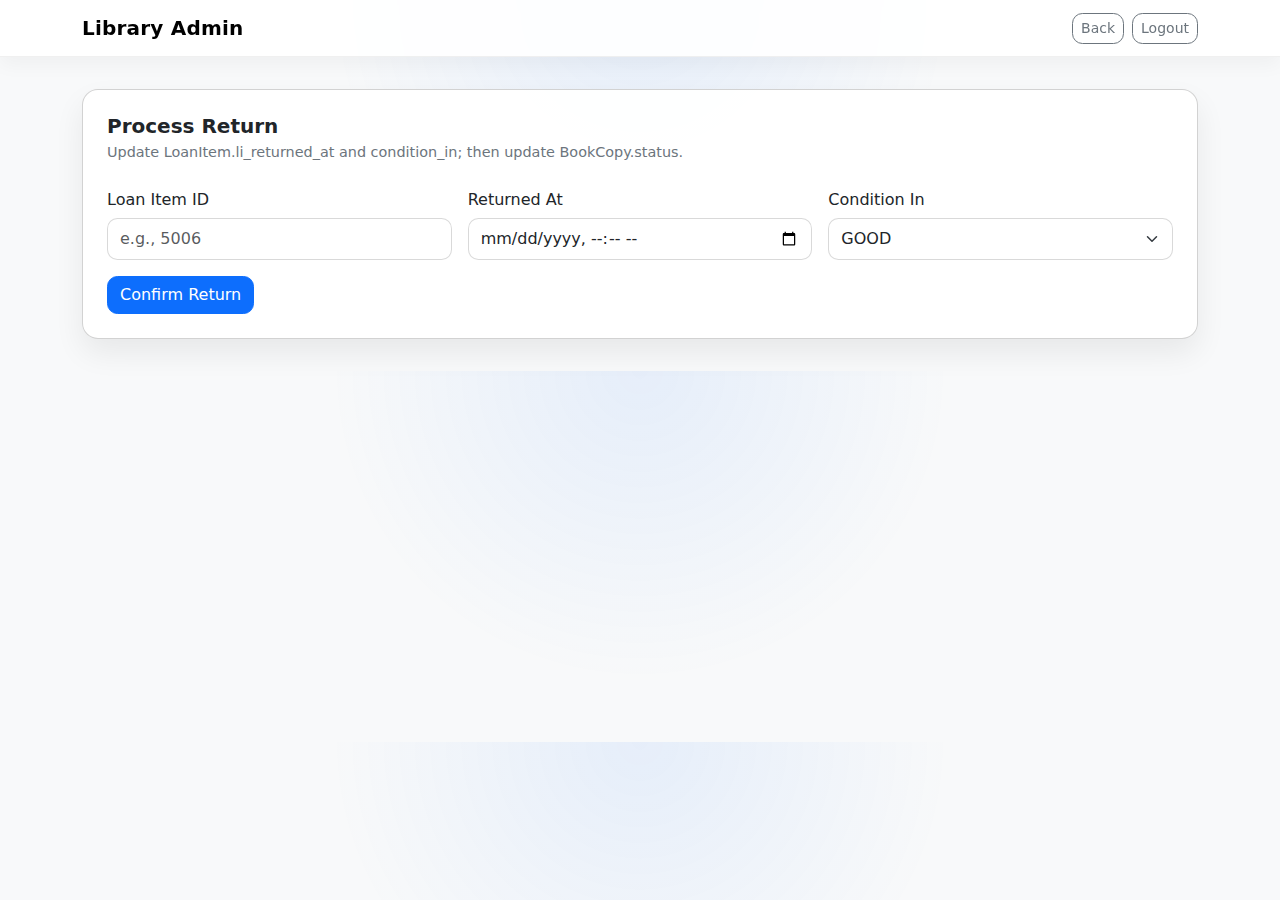
<file: pages/return.html>
<!doctype html>
<html lang="en">
<head>
  <meta charset="utf-8" />
  <meta name="viewport" content="width=device-width, initial-scale=1" />
  <title>Return — Admin</title>
  <link rel="stylesheet" href="https://cdn.jsdelivr.net/npm/bootstrap@5.3.3/dist/css/bootstrap.min.css">
  <link rel="stylesheet" href="../assets/css/style.css">
</head>
<body>
<nav class="navbar navbar-expand-lg bg-white border-bottom sticky-top">
  <div class="container">
    <a class="navbar-brand fw-semibold" href="admin-dashboard.html">Library Admin</a>
    <div class="ms-auto d-flex gap-2">
      <a class="btn btn-sm btn-outline-secondary" href="admin-dashboard.html">Back</a>
      <a class="btn btn-sm btn-outline-secondary" href="login.html">Logout</a>
    </div>
  </div>
</nav>

<main class="container py-4">
  <div class="card p-4">
    <h5 class="mb-1">Process Return</h5>
    <p class="small-muted mb-4">Update LoanItem.li_returned_at and condition_in; then update BookCopy.status.</p>

    <!-- Later in PHP: action="../php/loans/return.php" method="POST" -->
    <form action="#" method="POST" class="row g-3">
      <div class="col-12 col-md-4">
        <label class="form-label">Loan Item ID</label>
        <input class="form-control" name="loan_item_id" type="number" placeholder="e.g., 5006" required>
      </div>
      <div class="col-12 col-md-4">
        <label class="form-label">Returned At</label>
        <input class="form-control" name="li_returned_at" type="datetime-local" required>
      </div>
      <div class="col-12 col-md-4">
        <label class="form-label">Condition In</label>
        <select class="form-select" name="condition_in" required>
          <option value="GOOD">GOOD</option>
          <option value="DAMAGED">DAMAGED</option>
        </select>
      </div>

      <div class="col-12">
        <button class="btn btn-primary" type="submit">Confirm Return</button>
      </div>
    </form>
  </div>
</main>

<script src="https://cdn.jsdelivr.net/npm/bootstrap@5.3.3/dist/js/bootstrap.bundle.min.js"></script>
</body>
</html>
</file>
<file: assets/css/style.css>
/* assets/css/style.css */
body {
	background: radial-gradient(circle at top, rgba(13, 110, 253, 0.08), transparent 42%), #f8f9fa;
	color: var(--bs-body-color);
}

.app-shell { min-height: 100vh; }

.navbar {
	backdrop-filter: blur(5px);
	background-color: rgba(255, 255, 255, 0.9) !important;
	border-color: rgba(0, 0, 0, 0.06) !important;
	box-shadow: 0 8px 18px rgba(0, 0, 0, 0.04);
}

.navbar-brand {
	letter-spacing: 0.01em;
}

main.container {
	padding-top: 2rem !important;
	padding-bottom: 2rem !important;
}

.card {
	border: 1px solid var(--bs-border-color-translucent);
	border-radius: 1rem;
	box-shadow: 0 14px 30px rgba(0, 0, 0, 0.07);
	background-color: rgba(255, 255, 255, 0.95);
}

.card h4,
.card h5,
.card h6 {
	font-weight: 600;
}

.badge-soft {
	background: rgba(13, 110, 253, 0.12);
	color: #0d6efd;
	font-weight: 600;
}

.small-muted { color: #6c757d; font-size: .9rem; }

.form-label {
	font-weight: 500;
	margin-bottom: 0.4rem;
}

.form-control,
.form-select,
.btn {
	border-radius: 0.65rem;
}

.form-control,
.form-select {
	min-height: 2.65rem;
	border-color: rgba(0, 0, 0, 0.15);
}

.form-control:focus,
.form-select:focus {
	box-shadow: 0 0 0 0.2rem rgba(13, 110, 253, 0.15);
	border-color: rgba(13, 110, 253, 0.45);
}

.btn {
	font-weight: 500;
}

.table {
	--bs-table-bg: transparent;
}

.table thead th {
	white-space: nowrap;
	font-size: 0.85rem;
	letter-spacing: 0.01em;
	text-transform: uppercase;
	color: #495057;
	background-color: rgba(13, 110, 253, 0.08) !important;
	border-bottom-width: 1px;
}

.table tbody tr:hover {
	background-color: rgba(13, 110, 253, 0.05);
}

.border.rounded {
	border-color: rgba(13, 110, 253, 0.18) !important;
	border-radius: 0.85rem !important;
	background: rgba(248, 249, 250, 0.72);
}

.modal-content {
	border: 1px solid var(--bs-border-color-translucent);
	border-radius: 1rem;
	box-shadow: 0 20px 36px rgba(0, 0, 0, 0.12);
}

.login-shell {
	max-width: 1200px;
}

.login-card {
	border-radius: 1rem;
	border: 1px solid var(--bs-border-color-translucent);
	box-shadow: 0 1rem 2.5rem rgba(0, 0, 0, 0.08);
	backdrop-filter: blur(1.5px);
}

.login-header h4 {
	letter-spacing: 0.01em;
}

.login-card .form-control {
	min-height: 2.85rem;
	border-radius: 0.65rem;
}

.login-card .btn {
	border-radius: 0.65rem;
}

@media (max-width: 576px) {
	main.container {
		padding-top: 1.2rem !important;
		padding-bottom: 1.2rem !important;
	}

	.card {
		border-radius: 0.85rem;
	}

	.login-card {
		border-radius: 0.85rem;
		padding: 1.25rem !important;
	}
}
</file>
